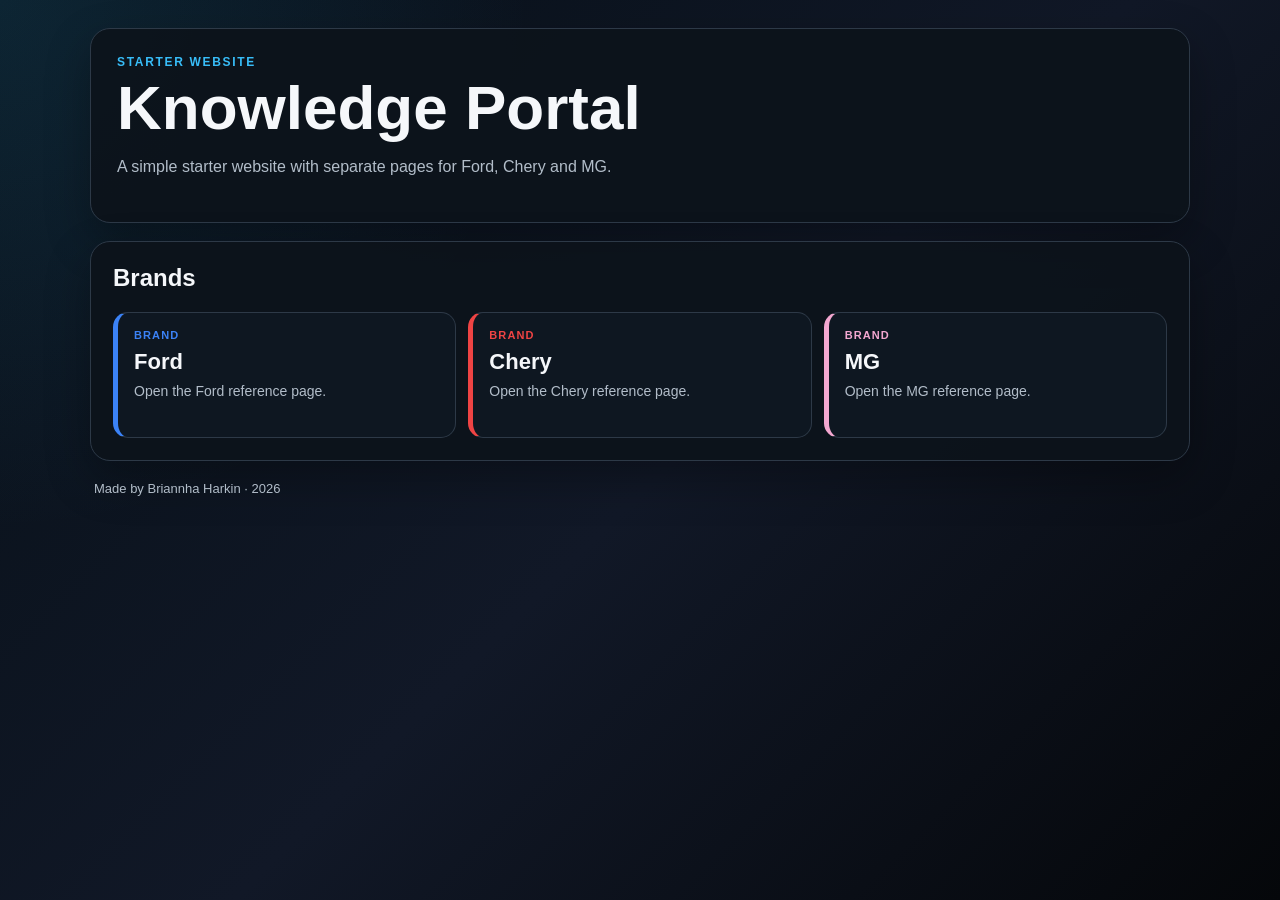
<file: index.html>
<!DOCTYPE html>
<html lang="en">
<head>

  <!--
  ============================================================
  PAGE SETUP
  ============================================================

  <!DOCTYPE html>
  tells the browser that this is a modern HTML5 page.
  -->

  <meta charset="UTF-8">

  <!--
  Makes the page scale correctly on phones and tablets.
  -->
  <meta name="viewport" content="width=device-width, initial-scale=1">

  <!--
  This text appears in the browser tab.
  -->
  <title>Knowledge Portal</title>

  <!--
  Loads the shared appearance file.
  All main colours, card styles and spacing live in assets/style.css.
  -->
  <link rel="stylesheet" href="assets/style.css">

  <!--
  Loads the shared JavaScript file.
  "defer" means the page HTML loads first.
  -->
  <script defer src="assets/site.js"></script>

</head>
<body>

  <!--
  .wrap keeps the whole site centred and at a sensible width.
  -->
  <main class="wrap">

    <!--
    HERO SECTION
    This is the large heading box at the top of the page.
    -->
    <header class="hero">

      <!-- Small heading above the main title. -->
      <div class="eyebrow">Starter Website</div>

      <!-- Main visible page title. -->
      <h1>Knowledge Portal</h1>

      <!-- Short description underneath the title. -->
      <p>
        A simple starter website with separate pages for Ford, Chery and MG.
      </p>

    </header>

    <!--
    MAIN LINKS SECTION
    This section contains the clickable brand cards.
    -->
    <section class="section">

      <h2>Brands</h2>

      <!--
      .grid automatically arranges the cards into columns.
      -->
      <div class="grid">

        <!--
        FORD CARD

        href="ford.html"
        means clicking this card opens ford.html.

        class="tile ford"
        means:
        - use the general card style called "tile"
        - also apply the Ford colour style called "ford"
        -->
        <a class="tile ford" href="ford.html">
          <span class="kicker">Brand</span>
          <span class="name">Ford</span>
          <span class="detail">
            Open the Ford reference page.
          </span>
        </a>

        <!-- CHERY CARD -->
        <a class="tile chery" href="chery.html">
          <span class="kicker">Brand</span>
          <span class="name">Chery</span>
          <span class="detail">
            Open the Chery reference page.
          </span>
        </a>

        <!-- MG CARD -->
        <a class="tile mg" href="mg.html">
          <span class="kicker">Brand</span>
          <span class="name">MG</span>
          <span class="detail">
            Open the MG reference page.
          </span>
        </a>

      </div>
    </section>

    <!--
    FOOTER

    The year is automatically inserted by assets/site.js.
    -->
    <div class="footer">
      Made by Briannha Harkin · <span data-year></span>
    </div>

  </main>
</body>
</html>
</file>
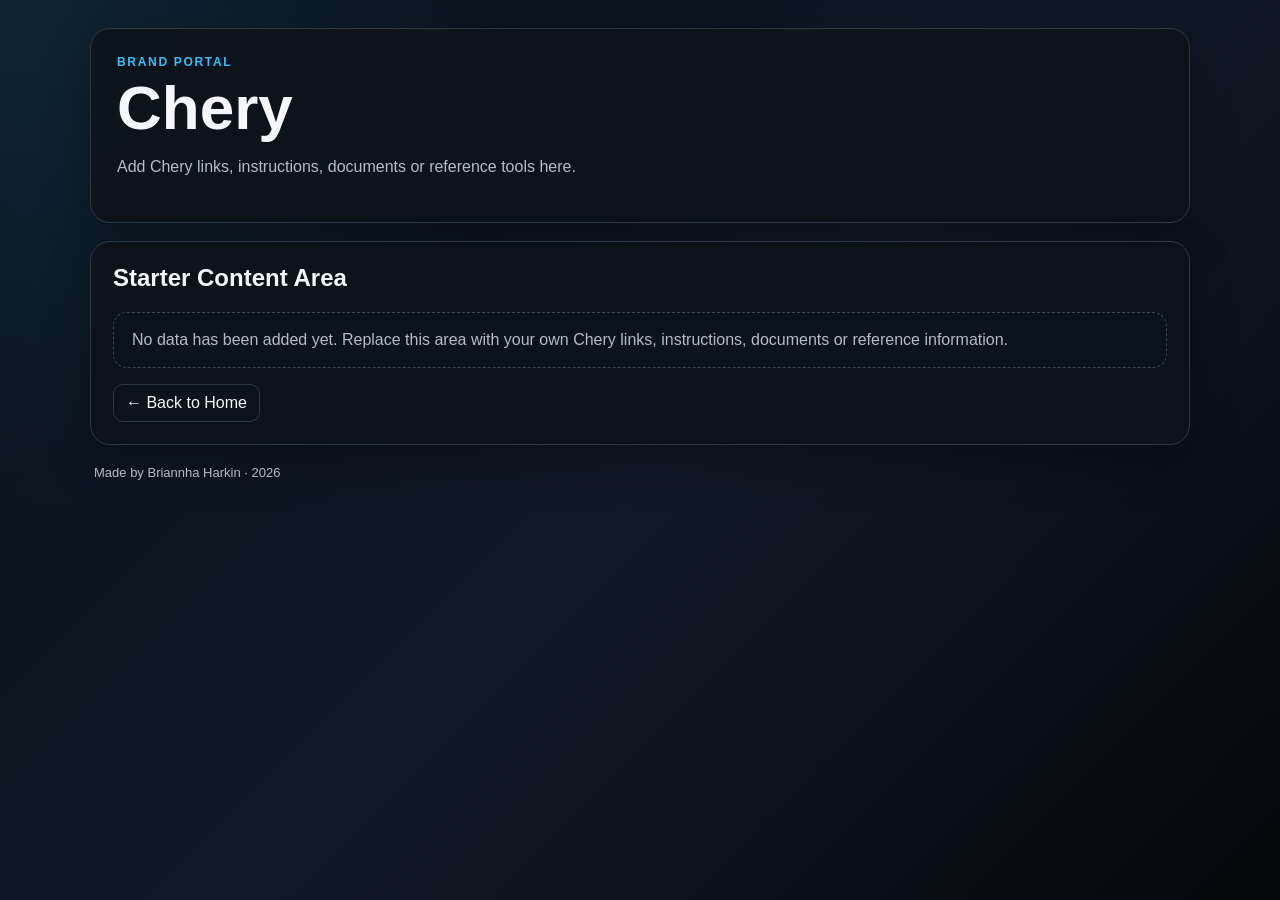
<file: chery.html>
<!DOCTYPE html>
<html lang="en">
<head>

  <!-- Basic page information. -->
  <meta charset="UTF-8">
  <meta name="viewport" content="width=device-width, initial-scale=1">

  <!-- Browser tab title. -->
  <title>Chery</title>

  <!--
  Shared stylesheet.
  This means all brand pages use the same overall design.
  -->
  <link rel="stylesheet" href="assets/style.css">

  <!--
  Shared JavaScript.
  At the moment this only updates the footer year automatically.
  -->
  <script defer src="assets/site.js"></script>

</head>
<body>

  <main class="wrap">

    <!--
    TOP BANNER
    Change the text inside <h1> if you want a different page title.
    -->
    <header class="hero">
      <div class="eyebrow">Brand Portal</div>
      <h1>Chery</h1>
      <p>
        Add Chery links, instructions, documents or reference tools here.
      </p>
    </header>

    <!--
    MAIN CONTENT AREA

    This is intentionally blank.

    Later, you can replace the placeholder box with:
    - links
    - buttons
    - documents
    - notes
    - procedures
    - tables
    - images
    -->
    <section class="section">

      <h2>Starter Content Area</h2>

      <div class="placeholder">

        <!--
        EXAMPLE SIMPLE LINK

        Remove the comment marks around the example below if you want to use it.

        <a href="https://example.com">Open Example Website</a>

        For another local HTML page, use:

        <a href="another-page.html">Open Another Page</a>
        -->

        No data has been added yet.

        Replace this area with your own Chery links,
        instructions, documents or reference information.

      </div>

      <!--
      This link returns to the main home page.
      -->
      <a class="back" href="index.html">← Back to Home</a>

    </section>

    <!-- Footer with automatic year. -->
    <div class="footer">
      Made by Briannha Harkin · <span data-year></span>
    </div>

  </main>
</body>
</html>
</file>
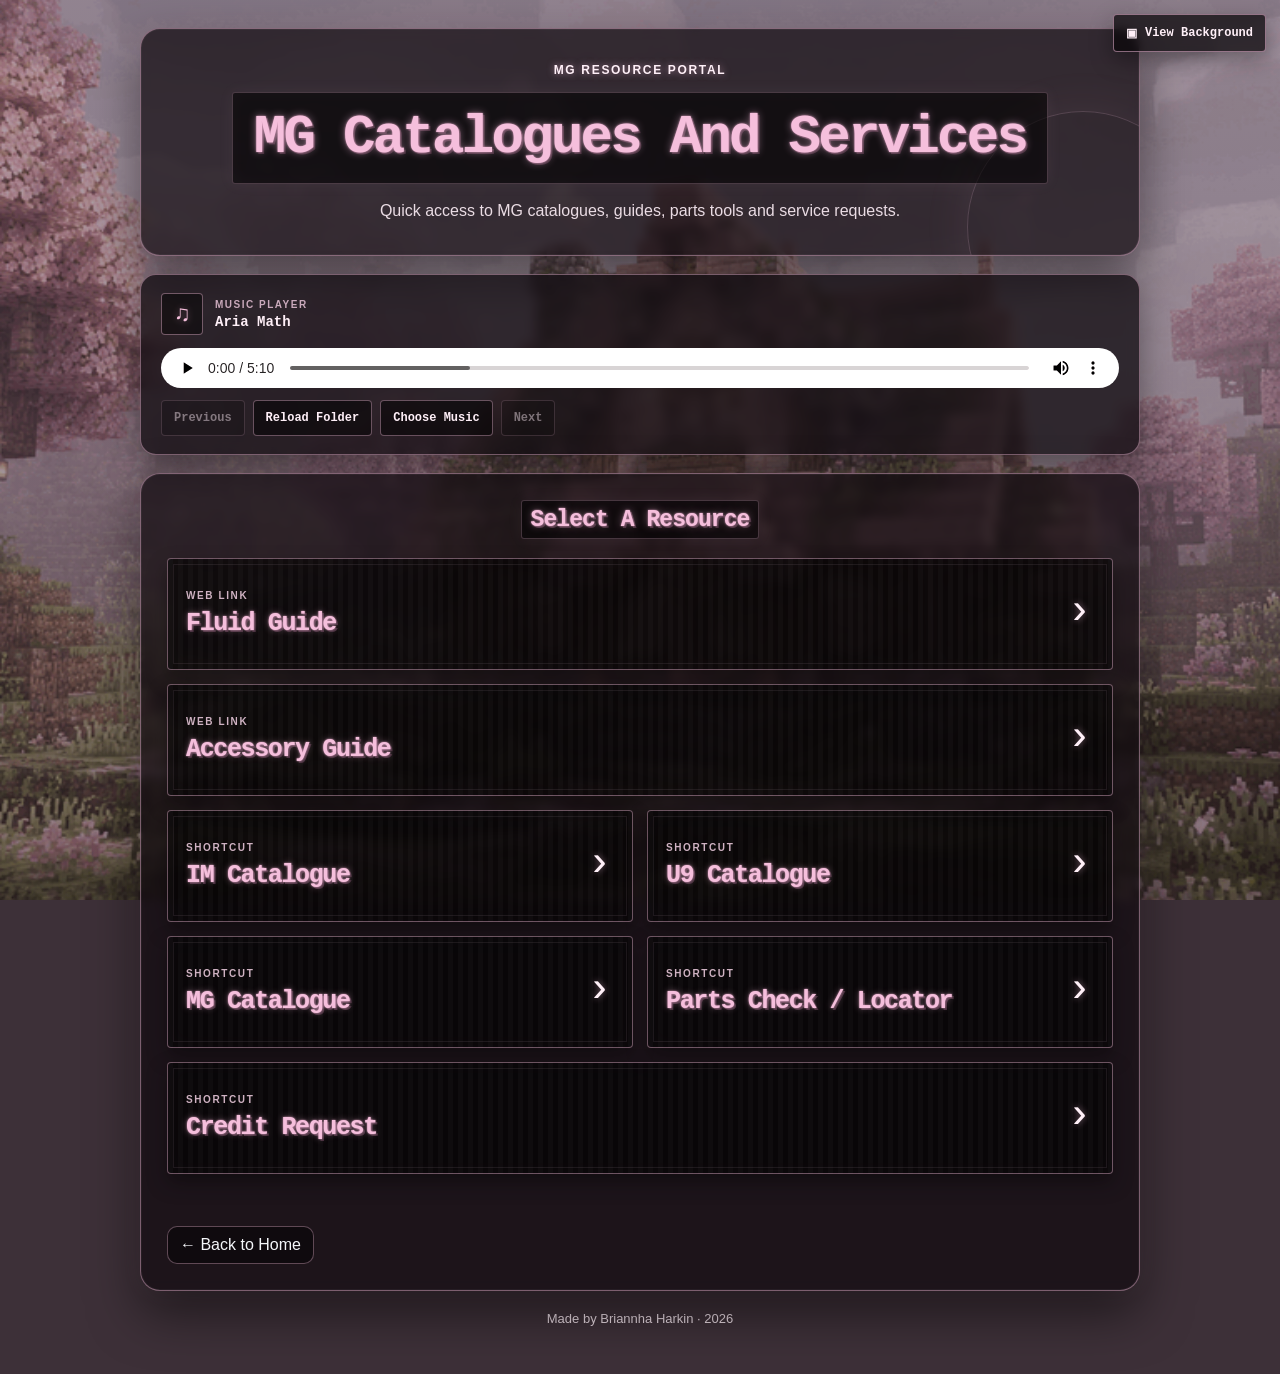
<file: mg.html>
<!DOCTYPE html>
<html lang="en">
<head>

  <!-- Basic page information. -->
  <meta charset="UTF-8">
  <meta name="viewport" content="width=device-width, initial-scale=1">
  <meta name="theme-color" content="#f5bfdc">

  <!-- Browser tab title. -->
  <title>MG Catalogues And Services</title>

  <!-- Shared styles, including the MG-only pink pixel theme. -->
  <link rel="stylesheet" href="assets/style.css">

  <!-- Offline-safe music list, generated beside playlist.json. -->
  <script src="music/playlist.js"></script>

  <!-- Shared behaviour for the footer, player and pending links. -->
  <script defer src="assets/site.js"></script>

</head>
<body class="mg-page">

  <!-- Hides or restores the full page interface without stopping the music. -->
  <button
    class="mg-view-toggle"
    type="button"
    data-mg-view-toggle
    aria-pressed="false"
    title="Press Escape to restore the page"
  >
    <span aria-hidden="true">▣</span>
    <span data-mg-view-toggle-label>View Background</span>
  </button>

  <main class="wrap mg-wrap">

    <!-- MG page heading. -->
    <header class="hero mg-hero">
      <div class="eyebrow mg-eyebrow">MG Resource Portal</div>
      <h1 class="mg-title"><span>MG Catalogues And Services</span></h1>
      <p class="mg-intro">
        Quick access to MG catalogues, guides, parts tools and service requests.
      </p>
    </header>

    <!--
    BASIC MUSIC PLAYER

    Music stored in music/tracks is served by GitHub Pages. The player first
    reads music/playlist.json, while Choose Music remains available for
    temporary local playback.
    -->
    <section class="mg-player" aria-label="Music player">
      <div class="mg-player-heading">
        <span class="mg-player-icon" aria-hidden="true">♫</span>
        <div>
          <span class="mg-player-kicker">Music Player</span>
          <strong class="mg-track-name" data-mg-track>Choose music to begin</strong>
        </div>
      </div>

      <audio class="mg-audio" data-mg-audio controls preload="metadata"></audio>

      <div class="mg-player-actions">
        <button class="mg-player-button" type="button" data-mg-previous disabled>Previous</button>
        <button class="mg-player-button" type="button" data-mg-reload>Reload Folder</button>
        <label class="mg-player-button mg-file-button" for="mg-music-files">
          Choose Music
        </label>
        <input
          class="mg-file-input"
          id="mg-music-files"
          data-mg-files
          type="file"
          accept="audio/*,.mp3,.wav,.ogg,.m4a,.aac,.flac"
          multiple
        >
        <button class="mg-player-button" type="button" data-mg-next disabled>Next</button>
      </div>
    </section>

    <!--
    MG LINKS

    Replace # in each href with the real website address or local file path.
    Example web link:
      href="https://example.com"

    Example local shortcut:
      href="documents/im-catalogue.pdf"

    After adding a real link, remove data-pending-link and aria-disabled.
    -->
    <section class="section mg-section" aria-labelledby="mg-resources-heading">
      <h2 id="mg-resources-heading" class="mg-section-title">
        <span>Select A Resource</span>
      </h2>

      <div class="mg-link-grid">

        <a class="mg-sign mg-sign--wide" href="https://servcoaustralia-my.sharepoint.com/:x:/g/personal/briannha_harkin_motorama_com_au/IQACgEdUCKK2Rqg3NdIVIv7uAdrkcg5AiwbWUQUQt5ELsuQ?e=nD1ef1" target="_blank" rel="noopener noreferrer">
          <span class="mg-sign-type">Web Link</span>
          <span class="mg-sign-label">Fluid Guide</span>
          <span class="mg-sign-arrow" aria-hidden="true">›</span>
        </a>

        <a class="mg-sign mg-sign--wide" href="https://docs.google.com/spreadsheets/d/1BqFjTKTw4Lnj70-bv2pe-3l_HjLisrhV/edit?usp=sharing&ouid=112579806049013680164&rtpof=true&sd=true" target="_blank" rel="noopener noreferrer">
          <span class="mg-sign-type">Web Link</span>
          <span class="mg-sign-label">Accessory Guide</span>
          <span class="mg-sign-arrow" aria-hidden="true">›</span>
        </a>

        <a class="mg-sign" href="https://iam.smil.com/login/" target="_blank" rel="noopener noreferrer">
          <span class="mg-sign-type">Shortcut</span>
          <span class="mg-sign-label">IM Catalogue</span>
          <span class="mg-sign-arrow" aria-hidden="true">›</span>
        </a>

        <a class="mg-sign" href="https://iam.smil.com/login/" target="_blank" rel="noopener noreferrer">
          <span class="mg-sign-type">Shortcut</span>
          <span class="mg-sign-label">U9 Catalogue</span>
          <span class="mg-sign-arrow" aria-hidden="true">›</span>
        </a>

        <a class="mg-sign" href="https://sso-map-pv.saicmotor.com/login?redirect=https://map-pv.saicmotor.com/map/shiro-cas&clientId=1772619718510" target="_blank" rel="noopener noreferrer">
          <span class="mg-sign-type">Shortcut</span>
          <span class="mg-sign-label">MG Catalogue</span>
          <span class="mg-sign-arrow" aria-hidden="true">›</span>
        </a>

        <a class="mg-sign" href="https://dcs.smil.com/dcs-global-parts/main/PartTrackingCustStock" target="_blank" rel="noopener noreferrer">
          <span class="mg-sign-type">Shortcut</span>
          <span class="mg-sign-label">Parts Check / Locator</span>
          <span class="mg-sign-arrow" aria-hidden="true">›</span>
        </a>

        <a class="mg-sign mg-sign--wide" href="https://dcs.smil.com/dcs-global-parts/main/ClaimRequestCreation" target="_blank" rel="noopener noreferrer">
          <span class="mg-sign-type">Shortcut</span>
          <span class="mg-sign-label">Credit Request</span>
          <span class="mg-sign-arrow" aria-hidden="true">›</span>
        </a>

      </div>

      <p class="mg-pending-message" data-pending-message role="status" aria-live="polite"></p>

      <a class="back mg-back" href="index.html">← Back to Home</a>
    </section>

    <div class="footer mg-footer">
      Made by Briannha Harkin · <span data-year></span>
    </div>

  </main>
</body>
</html>
</file>
<file: assets/style.css>
/*
============================================================
SHARED WEBSITE STYLES
============================================================

This file controls how ALL pages look.

Think of HTML as the "structure" of the website,
and CSS as the "appearance".

Every HTML page includes this file using:

<link rel="stylesheet" href="assets/style.css">

If you change colours, spacing, fonts, card styles, etc. here,
those changes will affect all pages that use this stylesheet.
*/

:root {
  /* Main website colours.
     Change these values if you want a different colour theme. */
  --bg: #081018;
  --panel: #111923;
  --line: #2d3947;
  --text: #f5f7fa;
  --muted: #b2bdc9;
  --accent: #38bdf8;
}

/* Makes width calculations easier across all elements. */
* {
  box-sizing: border-box;
}

/* Main page background, font and text colour. */
body {
  margin: 0;
  min-height: 100vh;
  padding: 28px;
  font-family: "Segoe UI", Arial, sans-serif;
  color: var(--text);
  background:
    radial-gradient(circle at top left, rgba(56,189,248,.12), transparent 34%),
    linear-gradient(135deg, #071018, #111827 52%, #05070a);
}

/* Keeps the page content centred and stops it becoming too wide. */
.wrap {
  max-width: 1100px;
  margin: auto;
}

/* Shared box style used by the top banner and content sections. */
.hero,
.section {
  border: 1px solid var(--line);
  border-radius: 20px;
  background: rgba(12,19,27,.92);
  box-shadow: 0 18px 45px rgba(0,0,0,.30);
}

/* The large banner at the top of each page. */
.hero {
  padding: 26px;
}

/* Small label above the main heading. */
.eyebrow {
  color: var(--accent);
  font-size: 12px;
  font-weight: 900;
  letter-spacing: .14em;
  text-transform: uppercase;
}

/* Main page title. */
h1 {
  font-size: clamp(34px, 6vw, 62px);
  line-height: 1;
  margin: 8px 0 14px;
}

/* Removes the default large top gap from h2 headings. */
h2 {
  margin-top: 0;
}

/* Secondary paragraph colour and spacing. */
p {
  color: var(--muted);
  line-height: 1.55;
}

/* Content box below the hero banner. */
.section {
  margin-top: 18px;
  padding: 22px;
}

/*
The grid automatically places cards side-by-side when there is enough room,
and stacks them vertically on smaller screens.
*/
.grid {
  display: grid;
  grid-template-columns: repeat(auto-fit, minmax(220px, 1fr));
  gap: 12px;
}

/*
A tile is a clickable card.
On the home page, each tile links to a brand page.
*/
.tile {
  display: flex;
  flex-direction: column;
  min-height: 126px;
  padding: 16px;
  border: 1px solid var(--line);
  border-left: 5px solid var(--tile-accent, var(--accent));
  border-radius: 15px;
  background: #0e1721;
  color: inherit;
  text-decoration: none;
  transition: .15s ease;
}

/* Small hover effect when the mouse is over a card. */
.tile:hover {
  transform: translateY(-2px);
  border-color: var(--tile-accent, var(--accent));
}

/* Small category label at the top of each card. */
.kicker {
  color: var(--tile-accent, var(--accent));
  font-size: 11px;
  font-weight: 900;
  text-transform: uppercase;
  letter-spacing: .1em;
}

/* Large card title. */
.name {
  font-size: 22px;
  font-weight: 850;
  margin-top: 8px;
}

/* Smaller card description. */
.detail {
  margin-top: 7px;
  color: var(--muted);
  font-size: 14px;
  line-height: 1.4;
}

/*
Placeholder box used on each brand page.
Replace this with your own links, instructions, documents or buttons later.
*/
.placeholder {
  border: 1px dashed #3a4a5a;
  border-radius: 14px;
  padding: 18px;
  color: var(--muted);
  background: #0b131c;
}

/* Simple button-style link used to return to the home page. */
.back {
  display: inline-block;
  margin-top: 16px;
  padding: 9px 12px;
  border: 1px solid var(--line);
  border-radius: 10px;
  text-decoration: none;
  color: var(--text);
}

/* Footer area shown at the bottom of each page. */
.footer {
  color: var(--muted);
  font-size: 13px;
  margin: 20px 4px;
}

/*
Brand-specific accent colours.
These only affect the coloured left edge and labels on the cards.
*/
.ford  { --tile-accent: #3b82f6; }
.chery { --tile-accent: #ef4444; }
.mg    { --tile-accent: #f3a7d0; }

/*
============================================================
MG CATALOGUES AND SERVICES PAGE
============================================================

These styles only apply to mg.html because its <body> uses class="mg-page".
The blocky lettering is designed to feel like a Minecraft sign without
requiring a font download or an internet connection.
*/
.mg-page {
  --mg-pink: #f5bfdc;
  --mg-hot-pink: #dfa0c2;
  --mg-pale-pink: #fff0f8;
  --mg-panel: rgba(17, 11, 16, .72);
  background-color: #3d3038;
  background-image:
    linear-gradient(rgba(28, 18, 25, .30), rgba(28, 18, 25, .48)),
    url("mg-cherry-moss-house.gif");
  background-position: center;
  background-size: cover;
  background-repeat: no-repeat;
  background-attachment: fixed;
}

.mg-wrap {
  position: relative;
  max-width: 1000px;
}

.mg-view-toggle {
  position: fixed;
  z-index: 1000;
  top: 14px;
  right: 14px;
  display: inline-flex;
  min-height: 38px;
  padding: 9px 12px;
  gap: 8px;
  border: 1px solid rgba(245, 191, 220, .52);
  border-radius: 4px;
  background: rgba(8, 5, 7, .72);
  color: var(--mg-pale-pink);
  font: 700 12px "Lucida Console", "Courier New", monospace;
  cursor: pointer;
  align-items: center;
  backdrop-filter: blur(5px);
  box-shadow: 0 8px 22px rgba(0, 0, 0, .34);
}

.mg-view-toggle:hover,
.mg-view-toggle:focus-visible {
  border-color: var(--mg-pink);
  outline: none;
  box-shadow: 0 8px 22px rgba(0, 0, 0, .34), 0 0 12px rgba(245, 191, 220, .18);
}

.mg-background-only {
  padding: 0;
  overflow: hidden;
  background-image: url("mg-cherry-moss-house.gif");
}

.mg-background-only .mg-wrap {
  display: none;
}

.mg-background-only .mg-view-toggle {
  width: 40px;
  padding: 0;
  justify-content: center;
  opacity: .28;
}

.mg-background-only .mg-view-toggle:hover,
.mg-background-only .mg-view-toggle:focus-visible {
  opacity: 1;
}

.mg-background-only [data-mg-view-toggle-label] {
  position: absolute;
  width: 1px;
  height: 1px;
  overflow: hidden;
  clip-path: inset(50%);
}

.mg-hero,
.mg-section {
  overflow: hidden;
  border-color: rgba(245, 191, 220, .44);
  background: var(--mg-panel);
  backdrop-filter: blur(5px);
  box-shadow:
    0 22px 50px rgba(0, 0, 0, .5),
    0 0 24px rgba(245, 191, 220, .08),
    inset 0 0 0 1px rgba(255, 240, 248, .04);
}

.mg-hero {
  position: relative;
  padding: 34px 30px 32px;
  text-align: center;
}

.mg-hero::after {
  position: absolute;
  right: -60px;
  bottom: -88px;
  width: 230px;
  height: 230px;
  border: 1px solid rgba(245, 191, 220, .18);
  border-radius: 50%;
  box-shadow: 0 0 50px rgba(245, 191, 220, .08);
  content: "";
}

.mg-eyebrow {
  position: relative;
  z-index: 1;
  color: var(--mg-pale-pink);
  text-shadow: 0 0 7px rgba(245, 191, 220, .55);
}

.mg-title {
  position: relative;
  z-index: 1;
  margin: 15px 0;
  font-family: "Lucida Console", "Courier New", monospace;
  font-size: clamp(28px, 5.4vw, 54px);
  font-weight: 900;
  line-height: 1.18;
  letter-spacing: -.05em;
}

.mg-title span,
.mg-section-title span {
  display: inline-block;
  padding: .24em .38em;
  border: 1px solid rgba(245, 191, 220, .24);
  border-radius: 3px;
  background: rgba(0, 0, 0, .62);
  color: var(--mg-pink);
  text-shadow:
    0 0 2px var(--mg-hot-pink),
    0 0 8px rgba(245, 191, 220, .48),
    2px 2px 0 #422b38;
  box-shadow:
    0 0 16px rgba(245, 191, 220, .06),
    inset 0 0 16px rgba(245, 191, 220, .025);
}

.mg-intro {
  position: relative;
  z-index: 1;
  max-width: 650px;
  margin: 0 auto;
  color: #eadce4;
}

.mg-player {
  margin-top: 18px;
  padding: 18px 20px;
  border: 1px solid rgba(245, 191, 220, .42);
  border-radius: 16px;
  background: rgba(17, 11, 16, .76);
  backdrop-filter: blur(6px);
  box-shadow: 0 15px 34px rgba(0, 0, 0, .4);
}

.mg-player-heading {
  display: flex;
  gap: 12px;
  margin-bottom: 13px;
  align-items: center;
}

.mg-player-icon {
  display: grid;
  width: 42px;
  height: 42px;
  border: 1px solid rgba(245, 191, 220, .42);
  border-radius: 4px;
  background: rgba(0, 0, 0, .48);
  color: var(--mg-pink);
  font-size: 22px;
  place-items: center;
  text-shadow: 0 0 7px rgba(245, 191, 220, .48);
}

.mg-player-kicker {
  display: block;
  margin-bottom: 4px;
  color: #caaabc;
  font-size: 10px;
  font-weight: 900;
  letter-spacing: .15em;
  text-transform: uppercase;
}

.mg-track-name {
  display: block;
  color: var(--mg-pale-pink);
  font-family: "Lucida Console", "Courier New", monospace;
  font-size: 14px;
}

.mg-audio {
  display: block;
  width: 100%;
  height: 40px;
  margin-bottom: 12px;
  filter: sepia(.1) saturate(.65) hue-rotate(285deg) brightness(1.07);
}

.mg-player-actions {
  display: flex;
  flex-wrap: wrap;
  gap: 8px;
}

.mg-player-button {
  min-height: 36px;
  padding: 8px 12px;
  border: 1px solid rgba(245, 191, 220, .38);
  border-radius: 4px;
  background: rgba(0, 0, 0, .52);
  color: var(--mg-pale-pink);
  font: 700 12px "Lucida Console", "Courier New", monospace;
  cursor: pointer;
}

.mg-player-button:hover,
.mg-player-button:focus-visible {
  border-color: var(--mg-pink);
  outline: none;
  box-shadow: 0 0 10px rgba(245, 191, 220, .18);
}

.mg-player-button:disabled {
  cursor: not-allowed;
  opacity: .42;
}

.mg-file-button {
  display: inline-grid;
  align-items: center;
}

.mg-file-input {
  position: absolute;
  width: 1px;
  height: 1px;
  overflow: hidden;
  clip-path: inset(50%);
}

.mg-section {
  padding: 26px;
}

.mg-section-title {
  margin-bottom: 19px;
  text-align: center;
  font-family: "Lucida Console", "Courier New", monospace;
  font-size: clamp(17px, 3vw, 23px);
  letter-spacing: -.04em;
}

.mg-link-grid {
  display: grid;
  grid-template-columns: repeat(2, minmax(0, 1fr));
  gap: 14px;
}

.mg-sign {
  position: relative;
  display: grid;
  min-height: 112px;
  padding: 17px 52px 17px 18px;
  overflow: hidden;
  border: 1px solid rgba(245, 191, 220, .42);
  border-radius: 4px;
  background:
    linear-gradient(90deg, rgba(255, 255, 255, .025) 50%, transparent 50%),
    rgba(0, 0, 0, .66);
  background-size: 10px 10px, auto;
  color: var(--mg-pink);
  text-decoration: none;
  align-content: center;
  box-shadow:
    0 9px 20px rgba(0, 0, 0, .36),
    inset 0 0 20px rgba(245, 191, 220, .025);
  transition: transform .16s ease, border-color .16s ease, box-shadow .16s ease;
}

.mg-sign::before {
  position: absolute;
  inset: 5px;
  border: 1px solid rgba(255, 216, 243, .08);
  content: "";
  pointer-events: none;
}

.mg-sign:hover,
.mg-sign:focus-visible {
  transform: translateY(-3px);
  border-color: var(--mg-pink);
  outline: none;
  box-shadow:
    0 12px 26px rgba(0, 0, 0, .5),
    0 0 16px rgba(245, 191, 220, .19),
    inset 0 0 24px rgba(245, 191, 220, .045);
}

.mg-sign--wide {
  grid-column: span 2;
}

.mg-sign-type {
  margin-bottom: 8px;
  color: #cfb2c2;
  font-family: "Segoe UI", Arial, sans-serif;
  font-size: 10px;
  font-weight: 900;
  letter-spacing: .16em;
  text-transform: uppercase;
}

.mg-sign-label {
  position: relative;
  z-index: 1;
  font-family: "Lucida Console", "Courier New", monospace;
  font-size: clamp(17px, 3vw, 25px);
  font-weight: 900;
  line-height: 1.22;
  letter-spacing: -.055em;
  text-shadow:
    0 0 2px var(--mg-hot-pink),
    0 0 7px rgba(245, 191, 220, .42),
    2px 2px 0 #422b38;
}

.mg-sign-arrow {
  position: absolute;
  top: 50%;
  right: 20px;
  color: var(--mg-pale-pink);
  font-family: monospace;
  font-size: 42px;
  line-height: 1;
  text-shadow: 0 0 7px rgba(245, 191, 220, .48);
  transform: translateY(-54%);
}

.mg-pending-message {
  min-height: 22px;
  margin: 14px 2px 0;
  color: #e6cbd9;
  font-size: 13px;
  text-align: center;
}

.mg-back {
  border-color: rgba(245, 191, 220, .35);
  background: rgba(0, 0, 0, .45);
}

.mg-back:hover,
.mg-back:focus-visible {
  border-color: var(--mg-pink);
  outline: none;
  box-shadow: 0 0 12px rgba(245, 191, 220, .16);
}

.mg-footer {
  color: #eadce4;
  text-align: center;
}

/* Makes spacing smaller on phones and narrow windows. */
@media (max-width: 650px) {
  body {
    padding: 14px;
  }

  .hero,
  .section {
    padding: 18px;
  }

  .mg-link-grid {
    grid-template-columns: 1fr;
  }

  .mg-sign--wide {
    grid-column: auto;
  }

  .mg-sign {
    min-height: 96px;
  }

  .mg-player-actions {
    display: grid;
    grid-template-columns: 1fr 1fr;
  }

  .mg-file-button {
    grid-column: span 2;
    grid-row: 1;
    justify-content: center;
  }

  [data-mg-previous] {
    grid-column: 1;
    grid-row: 2;
  }

  [data-mg-next] {
    grid-column: 2;
    grid-row: 2;
  }

  [data-mg-reload] {
    grid-column: span 2;
    grid-row: 3;
  }
}

@media (prefers-reduced-motion: reduce) {
  .mg-page {
    background-image:
      linear-gradient(rgba(28, 18, 25, .30), rgba(28, 18, 25, .48)),
      url("mg-cherry-moss-house.png");
  }

  .mg-page.mg-background-only {
    background-image: url("mg-cherry-moss-house.png");
  }

  .mg-sign {
    transition: none;
  }
}
</file>
